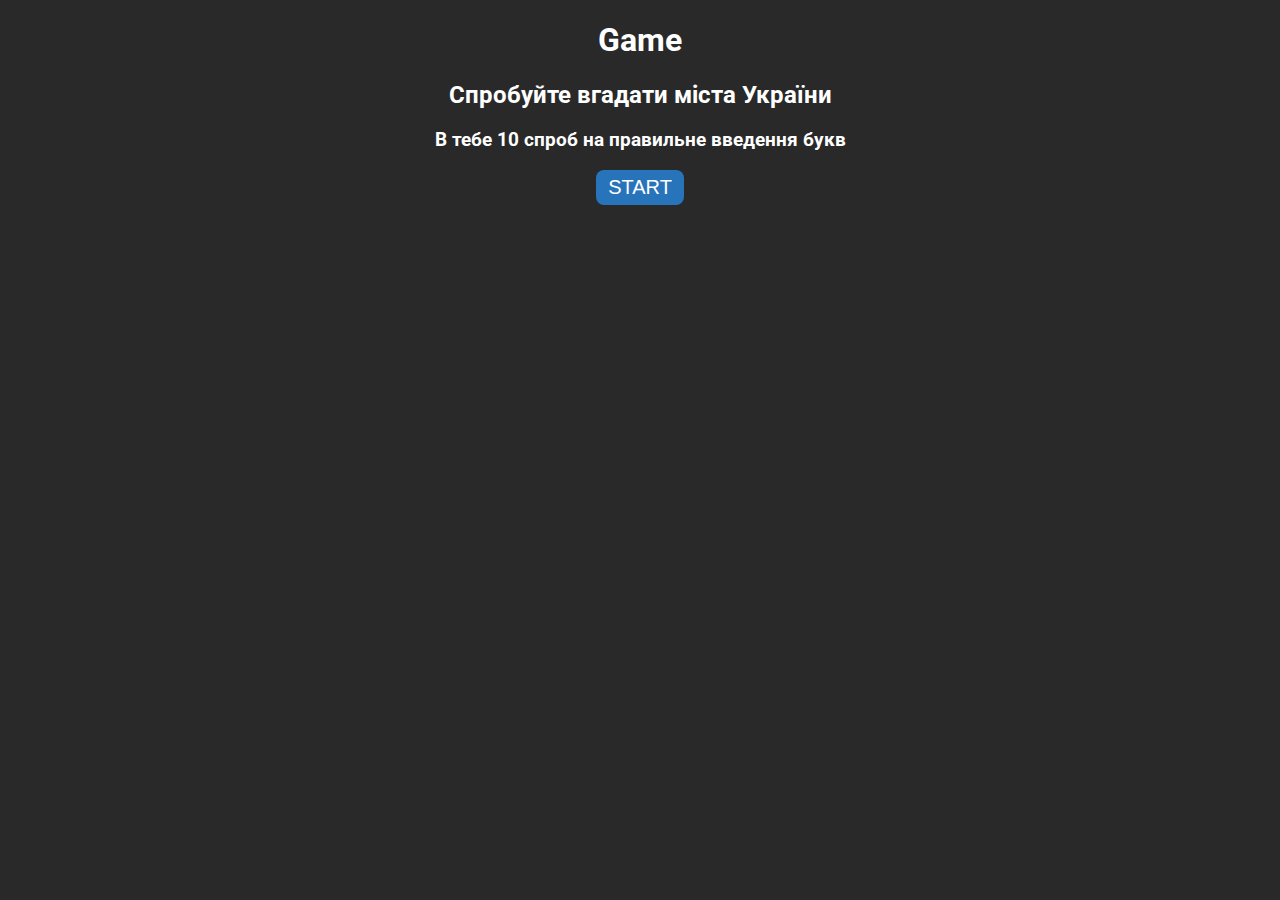
<file: index.html>
<!DOCTYPE html>
<html lang="en">
  <head>
    <meta charset="UTF-8" />
    <meta http-equiv="X-UA-Compatible" content="IE=edge" />
    <meta name="viewport" content="width=device-width, initial-scale=1.0" />
    <link rel="stylesheet" href="./style.css" />
    <title>Document</title>
  </head>
  <body>
    <section>
      <h1>Game</h1>
      <h2>Спробуйте вгадати міста України</h2>
      <h3>В тебе 10 спроб на правильне введення букв</h3>
      <button id="btnStart">START</button>
    </section>

    <script src="./script.js"></script>
  </body>
</html>
</file>
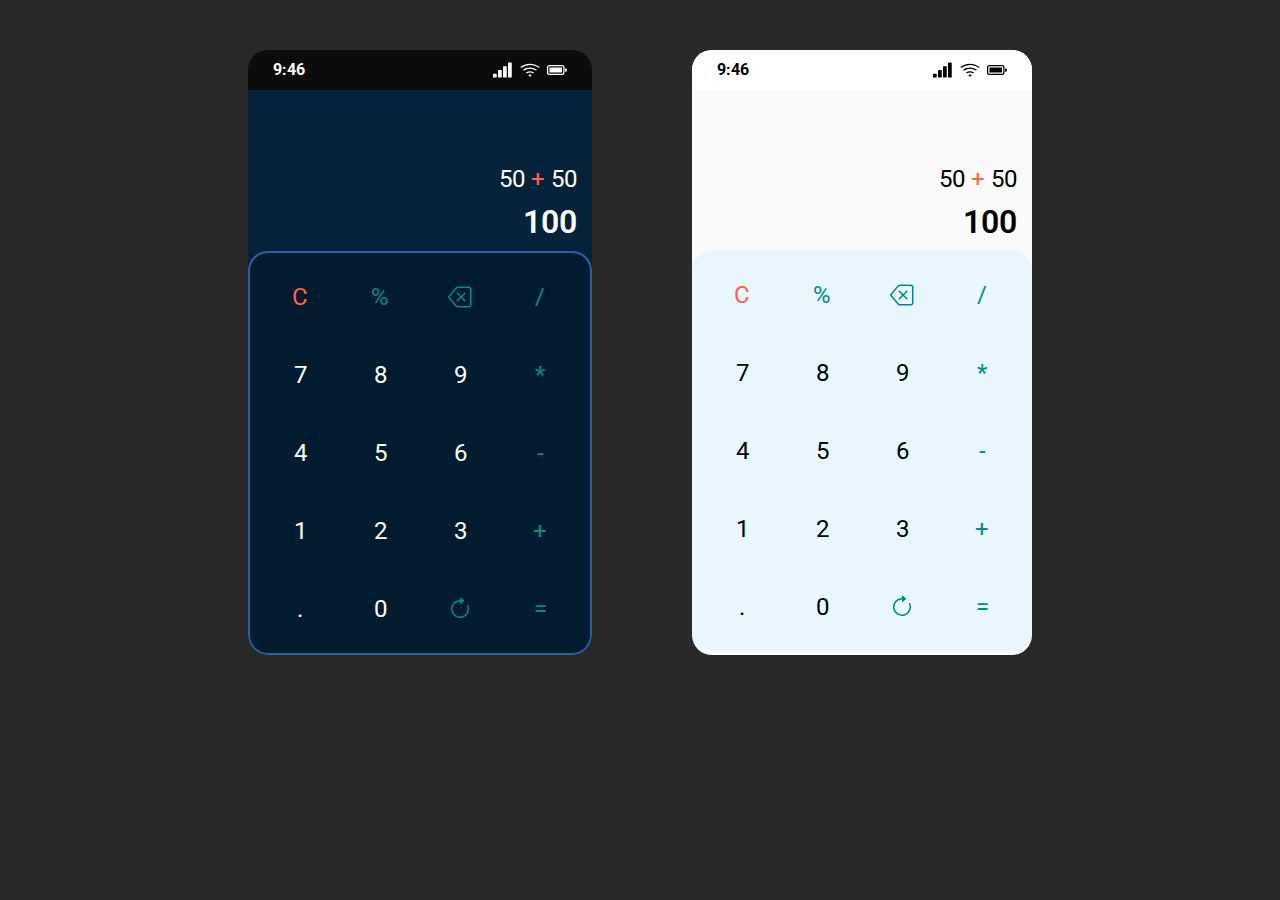
<file: indexGrid.html>
<!DOCTYPE html>
<html lang="en">
  <head>
    <meta charset="UTF-8" />
    <meta http-equiv="X-UA-Compatible" content="IE=edge" />
    <meta name="viewport" content="width=device-width, initial-scale=1.0" />
    <link rel="stylesheet" href="./styleGrid.css" />
    <title>Document</title>
  </head>
  <body>
    <section>
      <div class="calculator">
        <div class="top__panel">
          <time>9:46</time>
          <div>
            <img
              src="./svg/mobile_communication.svg"
              alt="mobile_communication"
            />
            <img src="./svg/wi_fi.svg" alt="wi_fi" />
            <img src="./svg/battery_full.svg" alt="battery_full" />
          </div>
        </div>

        <div class="result__panel">
          <p class="equation__text">50 <span>+</span> 50</p>
          <p class="result__text">100</p>
        </div>

        <div class="click__panel">
          <p>C</p>
          <p>%</p>
          <p><img src="./svg/backspace.svg" alt="backspace" /></p>
          <p>/</p>
          <p>7</p>
          <p>8</p>
          <p>9</p>
          <p>*</p>
          <p>4</p>
          <p>5</p>
          <p>6</p>
          <p>-</p>
          <p>1</p>
          <p>2</p>
          <p>3</p>
          <p>+</p>
          <p>.</p>
          <p>0</p>
          <p><img src="./svg/arrow_clockwise.svg" alt="arrow_clockwise" /></p>
          <p>=</p>
        </div>
      </div>

      <div class="calculator calculator__white">
        <div class="top__panel top__white-panel">
          <time>9:46</time>
          <div>
            <img
              src="./svg/mobile_communication-black.svg"
              alt="mobile_communication"
            />
            <img src="./svg/wi_fi-black.svg" alt="wi_fi" />
            <img src="./svg/battery_full-black.svg" alt="battery_full" />
          </div>
        </div>

        <div class="result__panel result__white-panel">
          <p class="equation__text">50 <span>+</span> 50</p>
          <p class="result__text">100</p>
        </div>

        <div class="click__panel click__white-panel">
          <p>C</p>
          <p>%</p>
          <p><img src="./svg/backspace.svg" alt="backspace" /></p>
          <p>/</p>
          <p>7</p>
          <p>8</p>
          <p>9</p>
          <p>*</p>
          <p>4</p>
          <p>5</p>
          <p>6</p>
          <p>-</p>
          <p>1</p>
          <p>2</p>
          <p>3</p>
          <p>+</p>
          <p>.</p>
          <p>0</p>
          <p><img src="./svg/arrow_clockwise.svg" alt="arrow_clockwise" /></p>
          <p>=</p>
        </div>
      </div>
    </section>
  </body>
</html>
</file>
<file: style.css>
@import url('https://fonts.googleapis.com/css2?family=Roboto:ital,wght@0,300;0,400;0,500;0,700;1,400;1,500;1,700&display=swap');



html {
    box-sizing: border-box;
}

*,
*::after {
    box-sizing: inherit;
}

body {
    margin: 0;
    padding: 0;
    background-color: rgb(41, 41, 41);
    font-family: "Roboto", sans-serif;
    display: flex;
    flex-direction: column;
    justify-content: center;
    align-items: center;
    text-align: center;
    color: white;
}

button {
    background-color: rgb(40, 116, 187);
    border: none;
    border-radius: 8px;
    font-size: 20px;
    color: white;
    cursor: pointer;
    padding: 6px 12px;
}
button:active {
    background-color: rgb(22, 92, 156);
    color: rgb(230, 230, 230);
    transform: scale(0.95);
}
</file>
<file: styleGrid.css>
@import url('https://fonts.googleapis.com/css2?family=Roboto:ital,wght@0,300;0,400;0,500;0,700;1,400;1,500;1,700&display=swap');



html {
    box-sizing: border-box;
}

*,
*::after {
    box-sizing: inherit;
}

body {
    margin: 0;
    padding: 0;
    background-color: rgb(41, 41, 41);
    font-family: "Roboto", sans-serif;
    display: flex;
    justify-content: center;
    align-items: center;
    color: white;
}

section {
    display: flex;
    gap: 100px;
}

.calculator {
    max-width: 350px;
    max-height: 700px;
    background-color: rgb(5, 34, 58);
    border-radius: 20px;
    overflow: hidden;
    margin: 50px 0;
}
.calculator__white {
    background-color: #FAFAFA;
}

.top__panel {
    background: #0c0c0c;
    font-weight: 700;
    display: flex;
    justify-content: space-between;
    padding: 10px 25px;
}
.top__white-panel {
    background-color: #FFFFFF;
    color: #000;
}

.top__panel > div {
    display: flex;
    justify-content: center;
    align-items: center;
    gap: 7px;
}

.result__panel {
    text-align: right;
}

.result__white-panel {
    color: #000;
}

.equation__text {
    font-size: 24px;
    font-weight: 400;
    margin: 75px 15px 0 15px;
}

.result__text {
    font-size: 32px;
    font-weight: 600;
    margin: 10px 15px;
}
.click__panel {
    border: 2px solid rgb(44, 95, 161);
    background-color: rgb(3, 27, 47);
    border-radius: 20px;
    display: grid;
    grid-template-columns: 1fr 1fr 1fr 1fr;
    padding: 5px 10px;
}

.click__white-panel {
    background-color: #E9F6FE;
    border: none;
}

.click__panel > p {
    width: 40px;
    display: flex;
    justify-content: center;
    align-items: center;
    font-size: 24px;
    cursor: pointer;
    margin: 10px 15px;
    padding: 15px 25px;;
}

.click__white-panel > p {
    color: #000;
}

.click__panel>p:active {
    transform: scale(0.90);
}
.click__panel > p:nth-child(1), span {
    color: tomato;
}
.click__panel>p:nth-child(2) {
    color: darkcyan;
}
.click__panel>p:nth-child(4) {
    color: darkcyan;
}
.click__panel>p:nth-child(8) {
    color: darkcyan;
}
.click__panel>p:nth-child(12) {
    color: darkcyan;
}
.click__panel>p:nth-child(16) {
    color: darkcyan;
}
.click__panel>p:nth-child(20) {
    color: darkcyan;
}
</file>
